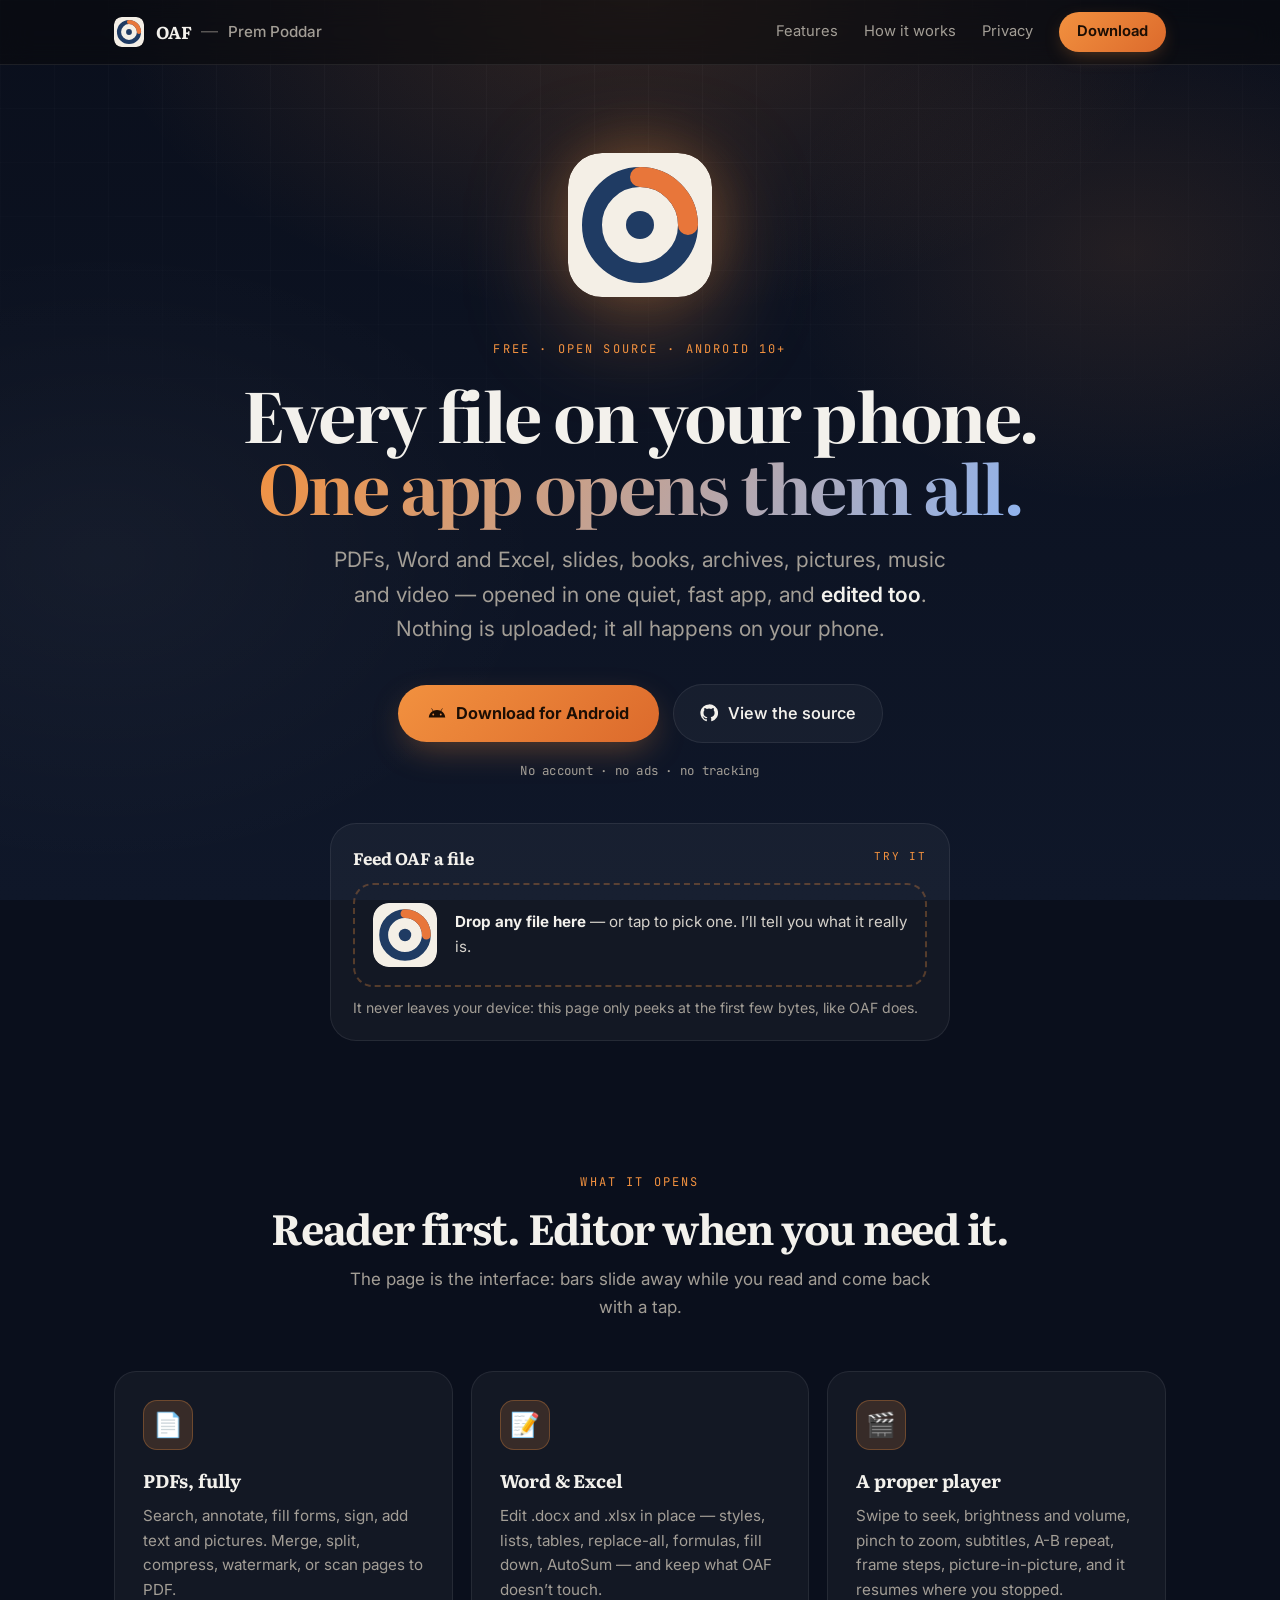
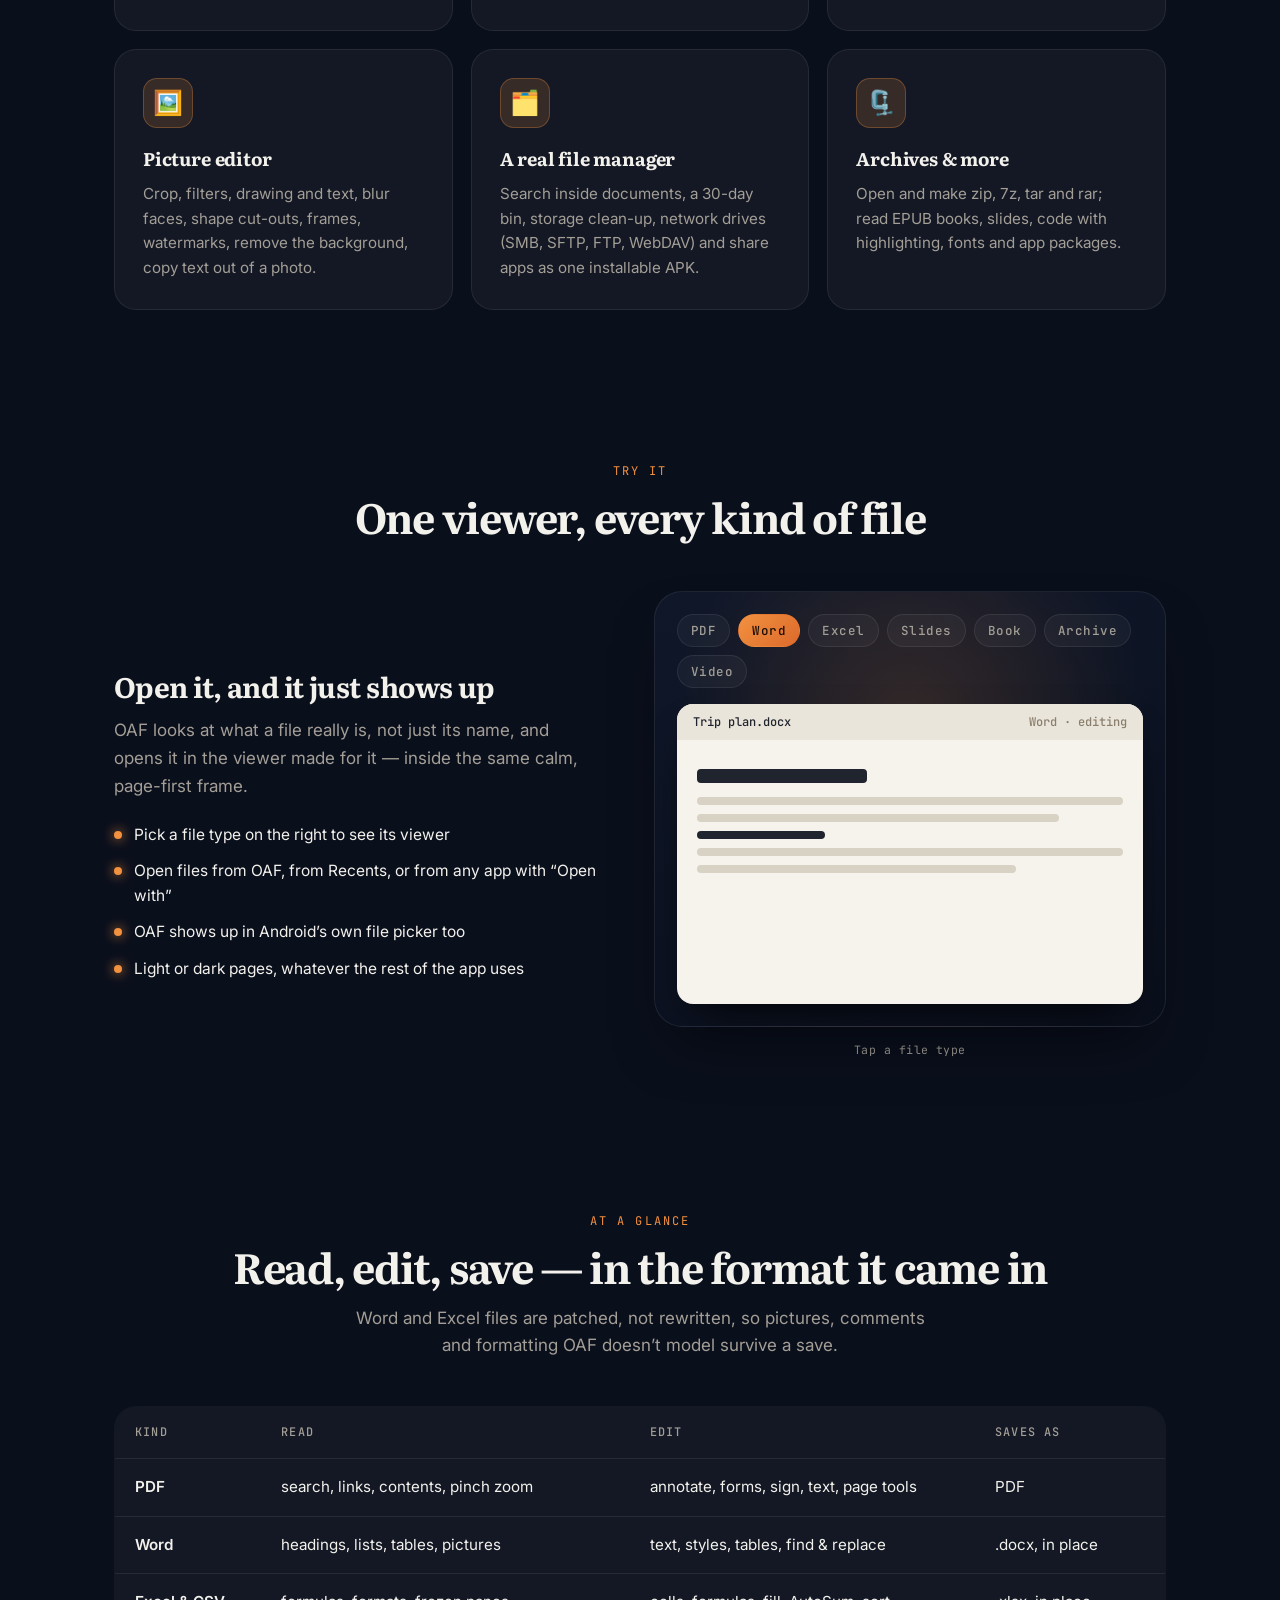
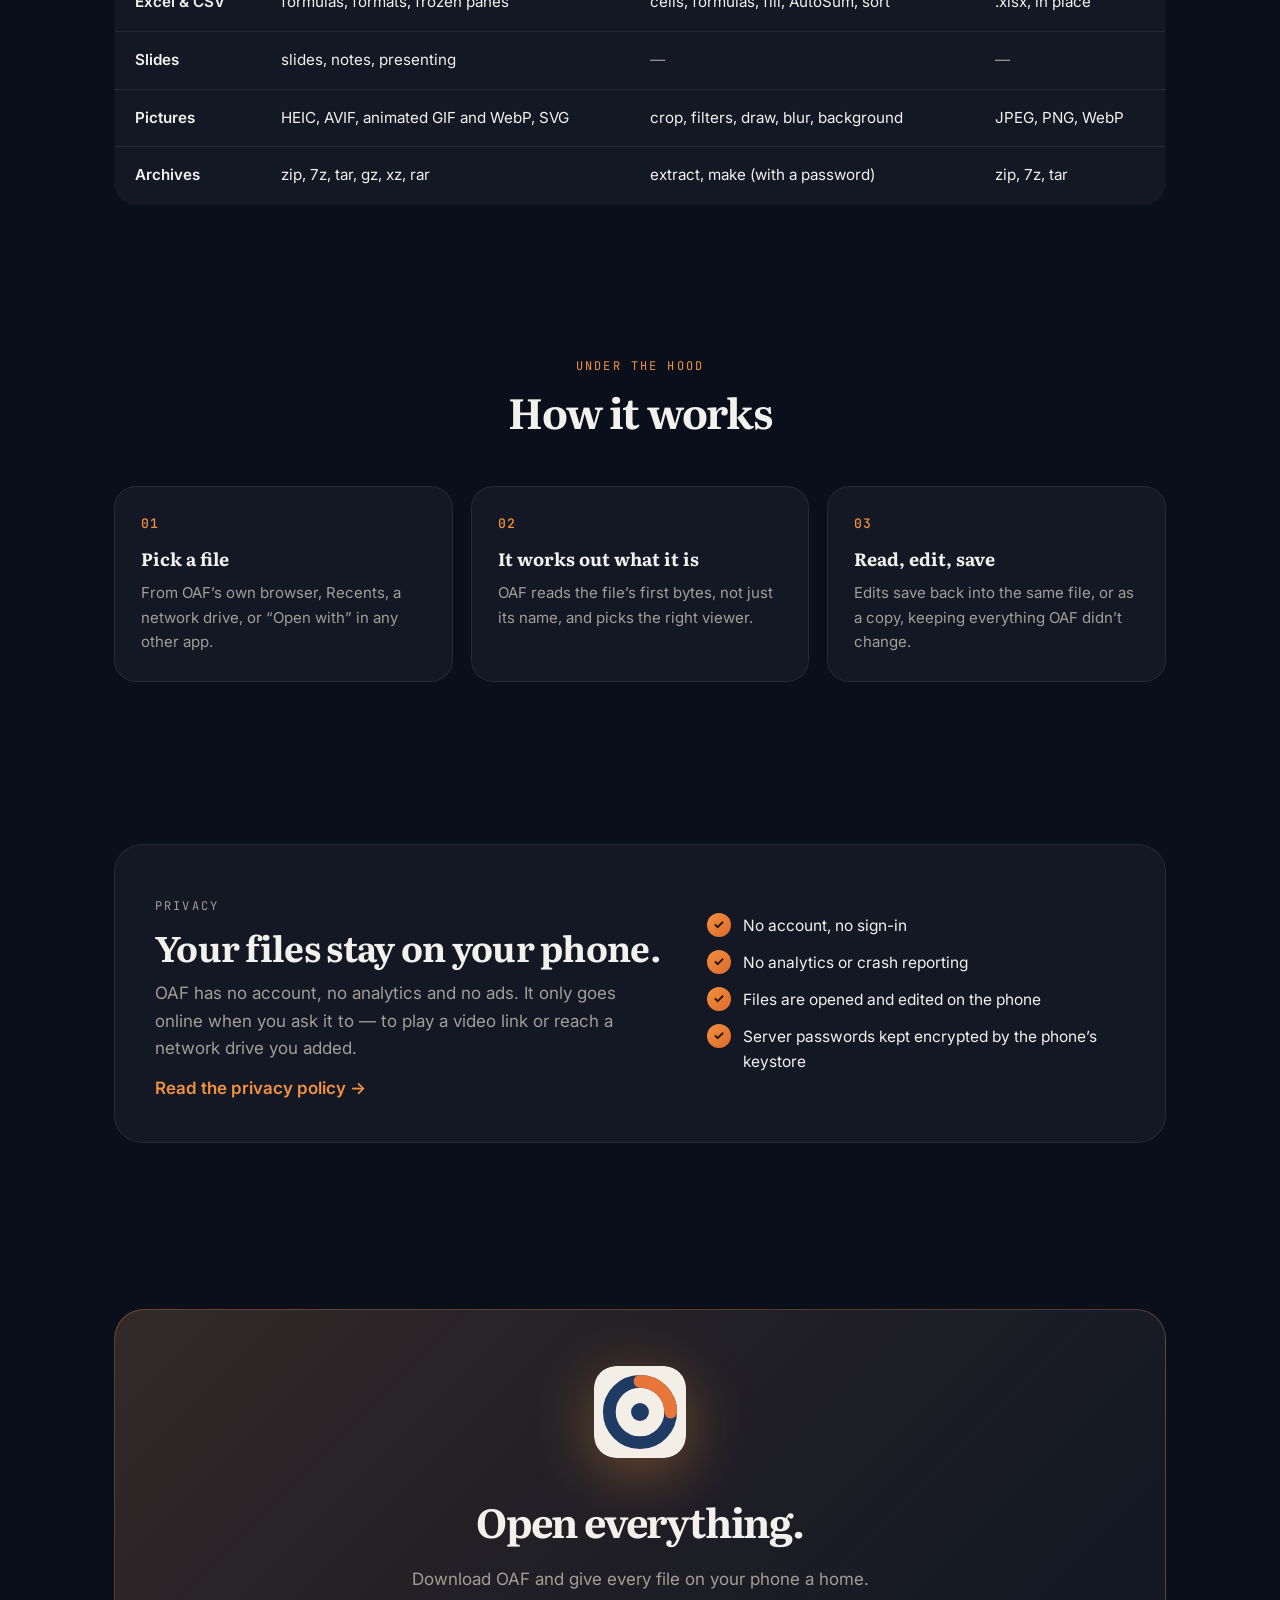
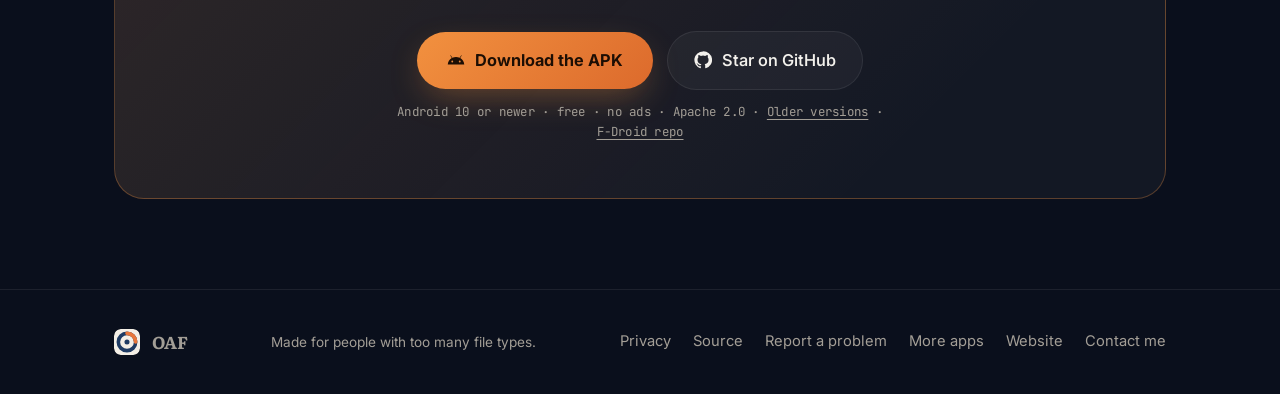
<file: docs/index.html>
<!doctype html>
<html lang="en">
<head>
<meta charset="utf-8" />
<meta name="viewport" content="width=device-width, initial-scale=1" />
<title>OAF — open any file on your phone</title>
<meta name="description" content="OAF stands for Open Any File: a free, open source Android app that opens any file, and edits most of them: PDFs, Word, Excel, slides, books, archives, pictures, audio and video. No account, no ads." />
<meta property="og:title" content="OAF — open any file on your phone" />
<meta property="og:description" content="OAF stands for Open Any File: a free, open source Android app that opens any file, and edits most of them: PDFs, Word, Excel, slides, books, archives, pictures, audio and video. No account, no ads." />
<meta property="og:type" content="website" />
<meta name="theme-color" content="#0A0F1C" />
<link rel="icon" href="icon.svg" type="image/svg+xml" />
<link rel="preconnect" href="https://fonts.googleapis.com" />
<link rel="preconnect" href="https://fonts.gstatic.com" crossorigin />
<link href="https://fonts.googleapis.com/css2?family=Literata:opsz,wght@7..72,600;7..72,700&family=Inter:wght@400;500;600;700&family=JetBrains+Mono:wght@400;500&display=swap" rel="stylesheet" />
<link rel="stylesheet" href="site.css" />
<style>:root{--bg:#0A0F1C;--bg-2:#0F1729;--text:#F3F1EC;--muted:#A39E96;--soft:#D6D2CB;--accent:#F2913F;--accent-2:#DC6A2C;--accent-3:#8FB4F0;--on-accent:#1C0E04;--accent-glow:rgba(242,145,63,.38);--accent-soft:rgba(242,145,63,.14);--accent-line:rgba(242,145,63,.30);--glow-1:rgba(242,145,63,.17);--glow-2:rgba(242,145,63,.10);--glow-3:rgba(255,255,255,.035);--gridline:rgba(255,255,255,.025);--nav:rgba(10,10,12,.55);--line:rgba(255,255,255,.08);--line-strong:rgba(255,255,255,.22);--card:rgba(255,255,255,.04);--card-hover:rgba(255,255,255,.065);--ico-bg:rgba(242,145,63,.16);--display:"Literata",Georgia,serif;--body:"Inter",system-ui,sans-serif;--mono:"JetBrains Mono",ui-monospace,monospace;}</style>
</head>
<body>
<div class="bg-glow"></div>
<div class="bg-grid"></div>
<nav>
  <div class="wrap">
    <div class="brand-line"><a class="brand" href="./"><img src="icon.svg" alt="" />OAF</a><span class="by-sep">—</span><a class="by" href="https://prempoddar.is-a.dev">Prem Poddar</a></div>
    <div class="nav-links">
      <a href="./#features">Features</a>
      <a href="./#how">How it works</a>
      <a href="privacy/">Privacy</a>
      <a href="./#download" class="nav-cta">Download</a>
    </div>
  </div>
</nav>

<header>
  <div class="wrap">
    <div class="hero-icon-wrap fade-up"><img src="icon.svg" alt="OAF icon" class="hero-icon" /></div>
    <p class="eyebrow fade-up d1">Free · open source · Android 10+</p>
    <h1 class="fade-up d1">Every file on your phone.<br /><span class="hl">One app opens them all.</span></h1>
    <p class="tagline fade-up d2">PDFs, Word and Excel, slides, books, archives, pictures, music and video — opened in one quiet, fast app, and <b>edited too</b>. Nothing is uploaded; it all happens on your phone.</p>
    <div class="cta-row fade-up d3">
      <a href="https://github.com/PremPoddar/OAF/releases/latest/download/OAF.apk" class="btn-primary" download><svg viewBox="0 0 24 24" fill="currentColor" aria-hidden="true"><path d="M17.6 9.48l1.84-3.18a.38.38 0 0 0-.66-.38l-1.86 3.22a11.4 11.4 0 0 0-9.84 0L5.22 5.92a.38.38 0 0 0-.66.38L6.4 9.48A10.8 10.8 0 0 0 1 18h22a10.8 10.8 0 0 0-5.4-8.52ZM7 15.25a1.25 1.25 0 1 1 0-2.5 1.25 1.25 0 0 1 0 2.5Zm10 0a1.25 1.25 0 1 1 0-2.5 1.25 1.25 0 0 1 0 2.5Z"/></svg> Download for Android</a>
      <a href="https://github.com/PremPoddar/OAF" class="btn-ghost"><svg viewBox="0 0 24 24" fill="currentColor" aria-hidden="true"><path d="M12 .5a11.5 11.5 0 0 0-3.64 22.41c.58.1.79-.25.79-.56v-2c-3.2.7-3.87-1.37-3.87-1.37-.53-1.33-1.28-1.69-1.28-1.69-1.05-.72.08-.7.08-.7 1.16.08 1.77 1.19 1.77 1.19 1.03 1.77 2.7 1.26 3.36.96.1-.75.4-1.26.73-1.55-2.55-.29-5.24-1.28-5.24-5.69 0-1.26.45-2.29 1.19-3.1-.12-.29-.52-1.46.11-3.05 0 0 .97-.31 3.17 1.18a11 11 0 0 1 5.77 0c2.2-1.49 3.17-1.18 3.17-1.18.63 1.59.23 2.76.11 3.05.74.81 1.19 1.84 1.19 3.1 0 4.42-2.69 5.39-5.25 5.68.41.36.78 1.06.78 2.14v3.17c0 .31.21.67.8.56A11.5 11.5 0 0 0 12 .5Z"/></svg> View the source</a>
    </div>
    <p class="micro fade-up d3">No account · no ads · no tracking</p>
    <div class="play fade-up d3" id="play"><div class="play-head"><span class="play-title">Feed OAF a file</span><span class="play-tag">try it</span></div>
<label class="oa-drop" id="oaDrop">
  <input type="file" id="oaPick" hidden />
  <span class="oa-mouth" id="oaMouth"><img src="icon.svg" alt="" /></span>
  <span class="oa-say" id="oaSay"><b>Drop any file here</b> — or tap to pick one. I’ll tell you what it really is.</span>
</label>
<p class="play-note">It never leaves your device: this page only peeks at the first few bytes, like OAF does.</p></div>
  </div>
</header>

<section id="features">
  <div class="wrap">
    <p class="eyebrow center reveal">What it opens</p>
    <h2 class="section-title reveal">Reader first. Editor when you need it.</h2>
    <p class="section-sub reveal">The page is the interface: bars slide away while you read and come back with a tap.</p>
    <div class="grid"><div class="card reveal"><div class="ico">📄</div><h3>PDFs, fully</h3><p>Search, annotate, fill forms, sign, add text and pictures. Merge, split, compress, watermark, or scan pages to PDF.</p></div><div class="card reveal"><div class="ico">📝</div><h3>Word & Excel</h3><p>Edit .docx and .xlsx in place — styles, lists, tables, replace-all, formulas, fill down, AutoSum — and keep what OAF doesn’t touch.</p></div><div class="card reveal"><div class="ico">🎬</div><h3>A proper player</h3><p>Swipe to seek, brightness and volume, pinch to zoom, subtitles, A-B repeat, frame steps, picture-in-picture, and it resumes where you stopped.</p></div><div class="card reveal"><div class="ico">🖼️</div><h3>Picture editor</h3><p>Crop, filters, drawing and text, blur faces, shape cut-outs, frames, watermarks, remove the background, copy text out of a photo.</p></div><div class="card reveal"><div class="ico">🗂️</div><h3>A real file manager</h3><p>Search inside documents, a 30-day bin, storage clean-up, network drives (SMB, SFTP, FTP, WebDAV) and share apps as one installable APK.</p></div><div class="card reveal"><div class="ico">🗜️</div><h3>Archives & more</h3><p>Open and make zip, 7z, tar and rar; read EPUB books, slides, code with highlighting, fonts and app packages.</p></div></div>
  </div>
</section>

<section>
  <div class="wrap">
    <p class="eyebrow center reveal">Try it</p>
    <h2 class="section-title reveal">One viewer, every kind of file</h2>
    <div class="demo">
      <div class="reveal">
        <h3>Open it, and it just shows up</h3>
        <p>OAF looks at what a file really is, not just its name, and opens it in the viewer made for it — inside the same calm, page-first frame.</p>
        <ul><li>Pick a file type on the right to see its viewer</li><li>Open files from OAF, from Recents, or from any app with “Open with”</li><li>OAF shows up in Android’s own file picker too</li><li>Light or dark pages, whatever the rest of the app uses</li></ul>
      </div>
      <div class="reveal">
        <div class="stage" id="stage"><div class="ov-tabs" id="ovTabs"></div>
<div class="ov-win"><div class="ov-bar"><span class="ov-name" id="ovName"></span><span class="ov-kind" id="ovKind"></span></div><div class="ov-body" id="ovBody"></div></div></div>
        <p class="hint">Tap a file type</p>
      </div>
    </div>
  </div>
</section>

<section>
  <div class="wrap">
    <p class="eyebrow center reveal">At a glance</p>
    <h2 class="section-title reveal">Read, edit, save — in the format it came in</h2>
    <p class="section-sub reveal">Word and Excel files are patched, not rewritten, so pictures, comments and formatting OAF doesn’t model survive a save.</p>
    <div class="table-wrap reveal"><table><thead><tr><th>Kind</th><th>Read</th><th>Edit</th><th>Saves as</th></tr></thead><tbody><tr><td>PDF</td><td>search, links, contents, pinch zoom</td><td>annotate, forms, sign, text, page tools</td><td>PDF</td></tr><tr><td>Word</td><td>headings, lists, tables, pictures</td><td>text, styles, tables, find &amp; replace</td><td>.docx, in place</td></tr><tr><td>Excel &amp; CSV</td><td>formulas, formats, frozen panes</td><td>cells, formulas, fill, AutoSum, sort</td><td>.xlsx, in place</td></tr><tr><td>Slides</td><td>slides, notes, presenting</td><td><span class="dim">—</span></td><td><span class="dim">—</span></td></tr><tr><td>Pictures</td><td>HEIC, AVIF, animated GIF and WebP, SVG</td><td>crop, filters, draw, blur, background</td><td>JPEG, PNG, WebP</td></tr><tr><td>Archives</td><td>zip, 7z, tar, gz, xz, rar</td><td>extract, make (with a password)</td><td>zip, 7z, tar</td></tr></tbody></table></div>
  </div>
</section>

<section id="how">
  <div class="wrap">
    <p class="eyebrow center reveal">Under the hood</p>
    <h2 class="section-title reveal">How it works</h2>
    <div class="steps"><div class="step reveal"><div class="n">01</div><h3>Pick a file</h3><p>From OAF’s own browser, Recents, a network drive, or “Open with” in any other app.</p></div><div class="step reveal"><div class="n">02</div><h3>It works out what it is</h3><p>OAF reads the file’s first bytes, not just its name, and picks the right viewer.</p></div><div class="step reveal"><div class="n">03</div><h3>Read, edit, save</h3><p>Edits save back into the same file, or as a copy, keeping everything OAF didn’t change.</p></div></div>
  </div>
</section>

<section>
  <div class="wrap">
    <div class="privacy-band reveal">
      <div>
        <p class="eyebrow">Privacy</p>
        <h2>Your files stay on your phone.</h2>
        <p>OAF has no account, no analytics and no ads. It only goes online when you ask it to — to play a video link or reach a network drive you added.</p>
        <p><a class="text-link" href="privacy/">Read the privacy policy →</a></p>
      </div>
      <ul class="checks"><li>No account, no sign-in</li><li>No analytics or crash reporting</li><li>Files are opened and edited on the phone</li><li>Server passwords kept encrypted by the phone’s keystore</li></ul>
    </div>
  </div>
</section>

<section id="download" class="download-band">
  <div class="wrap">
    <div class="download-card reveal">
      <img src="icon.svg" alt="OAF" />
      <h2>Open everything.</h2>
      <p>Download OAF and give every file on your phone a home.</p>
      <div class="cta-row">
        <a href="https://github.com/PremPoddar/OAF/releases/latest/download/OAF.apk" class="btn-primary" download><svg viewBox="0 0 24 24" fill="currentColor" aria-hidden="true"><path d="M17.6 9.48l1.84-3.18a.38.38 0 0 0-.66-.38l-1.86 3.22a11.4 11.4 0 0 0-9.84 0L5.22 5.92a.38.38 0 0 0-.66.38L6.4 9.48A10.8 10.8 0 0 0 1 18h22a10.8 10.8 0 0 0-5.4-8.52ZM7 15.25a1.25 1.25 0 1 1 0-2.5 1.25 1.25 0 0 1 0 2.5Zm10 0a1.25 1.25 0 1 1 0-2.5 1.25 1.25 0 0 1 0 2.5Z"/></svg> Download the APK</a>
        <a href="https://github.com/PremPoddar/OAF" class="btn-ghost"><svg viewBox="0 0 24 24" fill="currentColor" aria-hidden="true"><path d="M12 .5a11.5 11.5 0 0 0-3.64 22.41c.58.1.79-.25.79-.56v-2c-3.2.7-3.87-1.37-3.87-1.37-.53-1.33-1.28-1.69-1.28-1.69-1.05-.72.08-.7.08-.7 1.16.08 1.77 1.19 1.77 1.19 1.03 1.77 2.7 1.26 3.36.96.1-.75.4-1.26.73-1.55-2.55-.29-5.24-1.28-5.24-5.69 0-1.26.45-2.29 1.19-3.1-.12-.29-.52-1.46.11-3.05 0 0 .97-.31 3.17 1.18a11 11 0 0 1 5.77 0c2.2-1.49 3.17-1.18 3.17-1.18.63 1.59.23 2.76.11 3.05.74.81 1.19 1.84 1.19 3.1 0 4.42-2.69 5.39-5.25 5.68.41.36.78 1.06.78 2.14v3.17c0 .31.21.67.8.56A11.5 11.5 0 0 0 12 .5Z"/></svg> Star on GitHub</a>
      </div>
      <p class="micro">Android 10 or newer · free · no ads · Apache 2.0 · <a href="https://github.com/PremPoddar/OAF/releases">Older versions</a> · <a href="https://prempoddar.github.io/fdroid/repo?fingerprint=B22CDB8846EA991100C5D8DD2CBB893AF2C51B72406210B94B9F8C9B539E8BF6">F-Droid repo</a></p>
    </div>
  </div>
</section>

<footer>
  <div class="wrap">
    <a class="brand" href="./"><img src="icon.svg" alt="" style="width:26px;height:26px;border-radius:7px" />OAF</a>
    <div class="foot-note">Made for people with too many file types.</div>
    <div class="links">
      <a href="privacy/">Privacy</a>
      <a href="https://github.com/PremPoddar/OAF">Source</a>
      <a href="https://github.com/PremPoddar/OAF/issues">Report a problem</a>
      <a href="https://prempoddar.is-a.dev/apps/">More apps</a>
      <a href="https://prempoddar.is-a.dev">Website</a>
      <a href="mailto:prempoddar@yandex.com">Contact me</a>
    </div>
  </div>
</footer>
<style>
.ov-tabs{display:flex;flex-wrap:wrap;gap:8px;margin-bottom:16px}
.ov-tabs button{font:500 12.5px var(--mono);letter-spacing:.04em;color:var(--muted);background:var(--card);border:1px solid var(--line);border-radius:999px;padding:7px 13px;cursor:pointer;transition:all .2s}
.ov-tabs button.on{color:var(--on-accent);background:linear-gradient(135deg,var(--accent),var(--accent-2));border-color:transparent}
.ov-win{background:#F6F3EC;border-radius:16px;overflow:hidden;color:#20242e;min-height:300px;box-shadow:0 20px 40px -20px #000}
.ov-bar{display:flex;justify-content:space-between;align-items:center;padding:10px 16px;background:#EAE5DA;font:500 12px var(--mono)}
.ov-kind{color:#8a7f6e}
.ov-body{padding:20px;min-height:260px;animation:ovIn .35s ease}
@keyframes ovIn{from{opacity:0;transform:translateY(8px)}to{opacity:1;transform:none}}
.ln{height:8px;border-radius:4px;background:#d8d2c5;margin:9px 0}
.ln.h{height:14px;width:55%;background:#20242e;margin-bottom:14px}
.mark{background:rgba(242,145,63,.45)}
.sig{font:italic 600 22px Georgia,serif;color:#2b4a9c;margin-top:16px}
.sheet{display:grid;grid-template-columns:28px repeat(4,1fr);font:12px var(--mono);border:1px solid #d8d2c5}
.sheet div{padding:6px 8px;border-right:1px solid #e3ddd0;border-bottom:1px solid #e3ddd0}
.sheet .hd{background:#ece7dc;color:#8a7f6e;text-align:center}
.sheet .sel{outline:2px solid #DC6A2C;outline-offset:-2px;background:#fff}
.fx{font:12px var(--mono);margin-bottom:10px;color:#20242e}.fx b{color:#DC6A2C}
.slide{aspect-ratio:16/9;border-radius:10px;background:linear-gradient(135deg,#1f3b63,#2d5a94);color:#fff;display:flex;flex-direction:column;justify-content:center;padding:26px}
.slide h4{font:700 22px var(--display)}.slide p{opacity:.8;font-size:13px;margin-top:6px}
.book{font:16px/1.75 var(--display);color:#3a3326}.book:first-letter{font-size:42px;float:left;line-height:1;margin-right:6px;color:#DC6A2C}
.zip div{display:flex;justify-content:space-between;padding:9px 4px;border-bottom:1px solid #e3ddd0;font-size:13.5px}.zip span{color:#8a7f6e;font:12px var(--mono)}
.vid{aspect-ratio:16/9;border-radius:10px;background:radial-gradient(circle at 60% 40%,#3d5f8f,#0b1424);position:relative}
.vid .pl{position:absolute;inset:0;margin:auto;width:56px;height:56px;border-radius:50%;background:#fff;display:grid;place-items:center;font-size:20px}
.vid .bar{position:absolute;left:14px;right:14px;bottom:14px;height:4px;border-radius:2px;background:rgba(255,255,255,.3)}
.vid .bar i{display:block;height:100%;width:38%;border-radius:2px;background:#F2913F}

.play{max-width:620px;margin:42px auto 0;text-align:left;background:var(--card);border:1px solid var(--line);border-radius:26px;padding:20px 22px;position:relative;overflow:hidden}
.play-head{display:flex;align-items:center;justify-content:space-between;gap:12px;margin-bottom:12px}
.play-title{font-family:var(--display);font-weight:700;font-size:1.05rem}
.play-tag{font-family:var(--mono);font-size:11px;letter-spacing:.16em;text-transform:uppercase;color:var(--accent)}
.play-note{font-size:.88rem;color:var(--muted);margin-top:10px}
.play-btn{font:600 14px var(--body);color:var(--on-accent);background:linear-gradient(135deg,var(--accent),var(--accent-2));border:0;border-radius:999px;padding:10px 18px;cursor:pointer;transition:transform .15s}
.play-btn:active{transform:scale(.95)}
.play-btn.ghost{color:var(--text);background:var(--card-hover);border:1px solid var(--line)}

.oa-drop{display:flex;align-items:center;gap:18px;border:2px dashed var(--accent-line);border-radius:20px;padding:18px;cursor:pointer;transition:all .2s}
.oa-drop.over{border-color:var(--accent);background:var(--accent-soft);transform:scale(1.02)}
.oa-mouth img{width:64px;height:64px;border-radius:16px;display:block;transition:transform .3s cubic-bezier(.3,1.6,.5,1)}
.oa-mouth.gulp img{animation:gulp .7s ease}
@keyframes gulp{0%{transform:scale(1)}25%{transform:scale(1.25) rotate(-8deg)}50%{transform:scale(.85) rotate(6deg)}100%{transform:scale(1)}}
.oa-mouth.spin img{animation:spin 1s linear infinite}
@keyframes spin{to{transform:rotate(360deg)}}
.oa-say{font-size:.95rem;color:var(--soft)}
.oa-say b{color:var(--text)}
.oa-say .kind{display:inline-block;font:600 12px var(--mono);color:var(--on-accent);background:var(--accent);border-radius:999px;padding:2px 10px;margin:4px 0}
</style>
<script>
const io=new IntersectionObserver(es=>es.forEach(e=>{if(e.isIntersecting){e.target.classList.add('in');io.unobserve(e.target)}}),{threshold:.12});
document.querySelectorAll('.reveal').forEach(el=>io.observe(el));
const heroIcon=document.querySelector('.hero-icon');
if(heroIcon&&!matchMedia('(prefers-reduced-motion: reduce)').matches)addEventListener('pointermove',e=>{
  heroIcon.style.translate=`${(e.clientX/innerWidth-.5)*10}px ${(e.clientY/innerHeight-.5)*10}px`});
</script>
<script>
const OV={
 PDF:['Lease agreement.pdf','PDF · signed',`<div class="ln h"></div><div class="ln"></div><div class="ln" style="width:92%"></div><div class="ln mark" style="width:70%"></div><div class="ln"></div><div class="ln" style="width:60%"></div><div class="sig">Prem Poddar</div>`],
 Word:['Trip plan.docx','Word · editing',`<div class="ln h" style="width:40%"></div><div class="ln"></div><div class="ln" style="width:85%"></div><div class="ln" style="width:30%;background:#20242e"></div><div class="ln"></div><div class="ln" style="width:75%"></div>`],
 Excel:['Budget.xlsx','Excel · formulas',`<div class="fx"><b>fx</b> =SUM(B2:B4)</div><div class="sheet"><div class="hd"></div><div class="hd">A</div><div class="hd">B</div><div class="hd">C</div><div class="hd">D</div><div class="hd">1</div><div>Item</div><div>Cost</div><div></div><div></div><div class="hd">2</div><div>Hotel</div><div>420</div><div></div><div></div><div class="hd">3</div><div>Flights</div><div>310</div><div></div><div></div><div class="hd">4</div><div>Food</div><div>185</div><div></div><div></div><div class="hd">5</div><div><b>Total</b></div><div class="sel">915</div><div></div><div></div></div>`],
 Slides:['Pitch.pptx','Slides · presenting',`<div class="slide"><h4>Open any file</h4><p>Slide 3 of 12 · tap to go on</p></div>`],
 Book:['The Old Path.epub','EPUB · chapter 4',`<p class="book">The road bent west where the river slowed, and there, half hidden in the reeds, stood the house she had only ever seen in her grandmother’s letters.</p>`],
 Archive:['Photos 2024.zip','Archive · 4 items',`<div class="zip"><div>Beach.jpg<span>3.1 MB</span></div><div>Sunset.heic<span>2.4 MB</span></div><div>Clip.mp4<span>48 MB</span></div><div>Notes.txt<span>2 KB</span></div></div>`],
 Video:['Concert.mp4','Video · 4K',`<div class="vid"><div class="pl">▶</div><div class="bar"><i></i></div></div>`],
};
const tabs=document.getElementById('ovTabs');let cur='PDF',auto=true;
function show(k){cur=k;const[n,kind,html]=OV[k];ovName.textContent=n;ovKind.textContent=kind;ovBody.innerHTML=html;ovBody.style.animation='none';ovBody.offsetHeight;ovBody.style.animation='';
 [...tabs.children].forEach(b=>b.classList.toggle('on',b.textContent===k))}
Object.keys(OV).forEach(k=>{const b=document.createElement('button');b.textContent=k;b.onclick=()=>{auto=false;show(k)};tabs.appendChild(b)});
show(cur);setInterval(()=>{if(!auto)return;const ks=Object.keys(OV);show(ks[(ks.indexOf(cur)+1)%ks.length])},2600);
</script>
<script>
(()=>{const drop=oaDrop,say=oaSay,mouth=oaMouth;
const sig=[['%PDF','PDF','the PDF viewer — read, search, sign, annotate, merge'],['PK\u0003\u0004','ZIP','—'],
 ['\u0089PNG','PNG picture','the picture viewer and editor'],['ÿØÿ','JPEG photo','the picture viewer and editor'],['GIF8','GIF','the picture viewer, animated'],
 ['RIFF','RIFF','—'],['Rar!','RAR archive','the archive browser'],['7z¼¯','7z archive','the archive browser'],['\u001f\u008b','GZIP archive','the archive browser'],
 ['ID3','MP3 song','the music player'],['fLaC','FLAC song','the music player'],['OggS','Ogg audio','the music player'],['{\\rtf','RTF document','the document editor, saved as Word'],
 ['ÐÏ\u0011à','Office 97 file','the document and sheet viewers'],['<svg','SVG drawing','the picture viewer'],['<?xml','XML file','the code viewer, tidied']];
const byExt={docx:['Word document','the Word editor — styles, tables, find & replace'],xlsx:['Excel workbook','the sheet editor — formulas, fill, AutoSum'],pptx:['PowerPoint deck','the slides viewer, with presenting'],
 epub:['EPUB book','the book reader — it remembers your place'],apk:['Android app','the app inspector: version, permissions, signer'],apks:['App bundle','the installer, all parts at once'],
 odt:['OpenDocument text','the document editor'],ods:['OpenDocument sheet','the sheet editor'],jar:['Java archive','the archive browser']};
const text=['txt','md','json','js','ts','kt','py','java','c','cpp','html','css','csv','yml','yaml','xml','sh','go','rs','swift'];
function human(n){return n<1024?n+' B':n<1048576?(n/1024).toFixed(1)+' KB':(n/1048576).toFixed(1)+' MB'}
function look(f){const ext=(f.name.split('.').pop()||'').toLowerCase();mouth.className='oa-mouth spin';say.innerHTML='<b>Hmm, let me see…</b>';
 f.slice(0,16).arrayBuffer().then(b=>{const head=String.fromCharCode(...new Uint8Array(b));let kind,where;
  for(const[m,k,w]of sig)if(head.startsWith(m)){kind=k;where=w;break}
  if(kind==='ZIP'||kind==='RIFF'){[kind,where]=byExt[ext]||(kind==='ZIP'?['ZIP archive','the archive browser']:head.slice(8,12)==='WEBP'?['WebP picture','the picture viewer']:head.slice(8,12)==='WAVE'?['WAV audio','the music player']:['AVI video','the video player'])}
  if(!kind&&head.slice(4,8)==='ftyp'){kind=/heic|heix|mif1/.test(head.slice(8,12))?'HEIC photo':/M4A /.test(head.slice(8,12))?'M4A song':'MP4 video';where=kind.includes('photo')?'the picture viewer':kind.includes('song')?'the music player':'the video player — swipe, zoom, subtitles'}
  if(!kind&&byExt[ext])[kind,where]=byExt[ext];
  if(!kind&&text.includes(ext)){kind=ext.toUpperCase()+' text';where='the text and code viewer, with highlighting'}
  setTimeout(()=>{mouth.className='oa-mouth gulp';
   say.innerHTML=kind?`<b>${f.name.replace(/[<>&]/g,'')}</b> · ${human(f.size)}<br><span class="kind">${kind}</span><br>Yum. OAF opens it in ${where}.`
    :`<b>${f.name.replace(/[<>&]/g,'')}</b> · ${human(f.size)}<br>Never met this one! OAF would still tell you what it can and show you its bytes.`},650)})}
drop.addEventListener('dragover',e=>{e.preventDefault();drop.classList.add('over')});
drop.addEventListener('dragleave',()=>drop.classList.remove('over'));
addEventListener('dragover',e=>e.preventDefault());
addEventListener('drop',e=>{e.preventDefault();drop.classList.remove('over');const f=e.dataTransfer.files[0];if(f){drop.scrollIntoView({block:'center',behavior:'smooth'});look(f)}});
oaPick.addEventListener('change',()=>{if(oaPick.files[0])look(oaPick.files[0])});})();
</script>
</body>
</html>
</file>
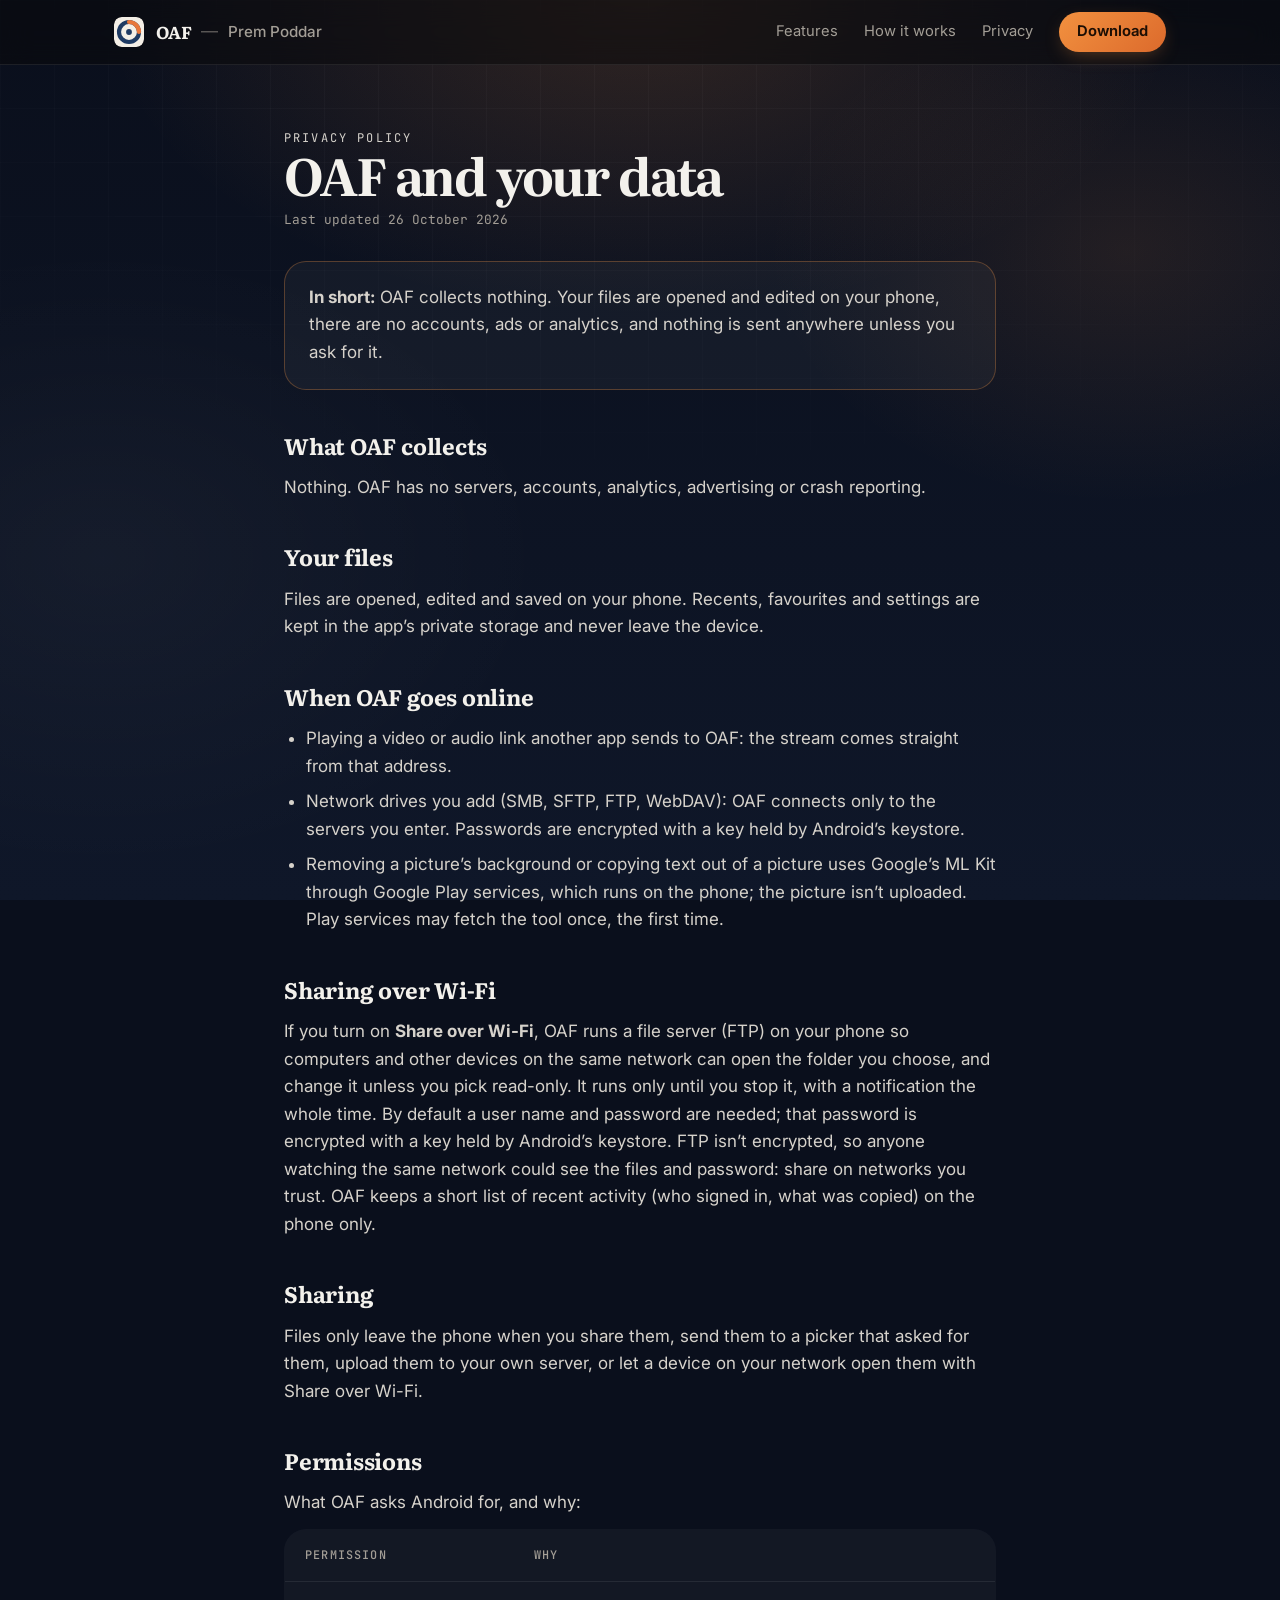
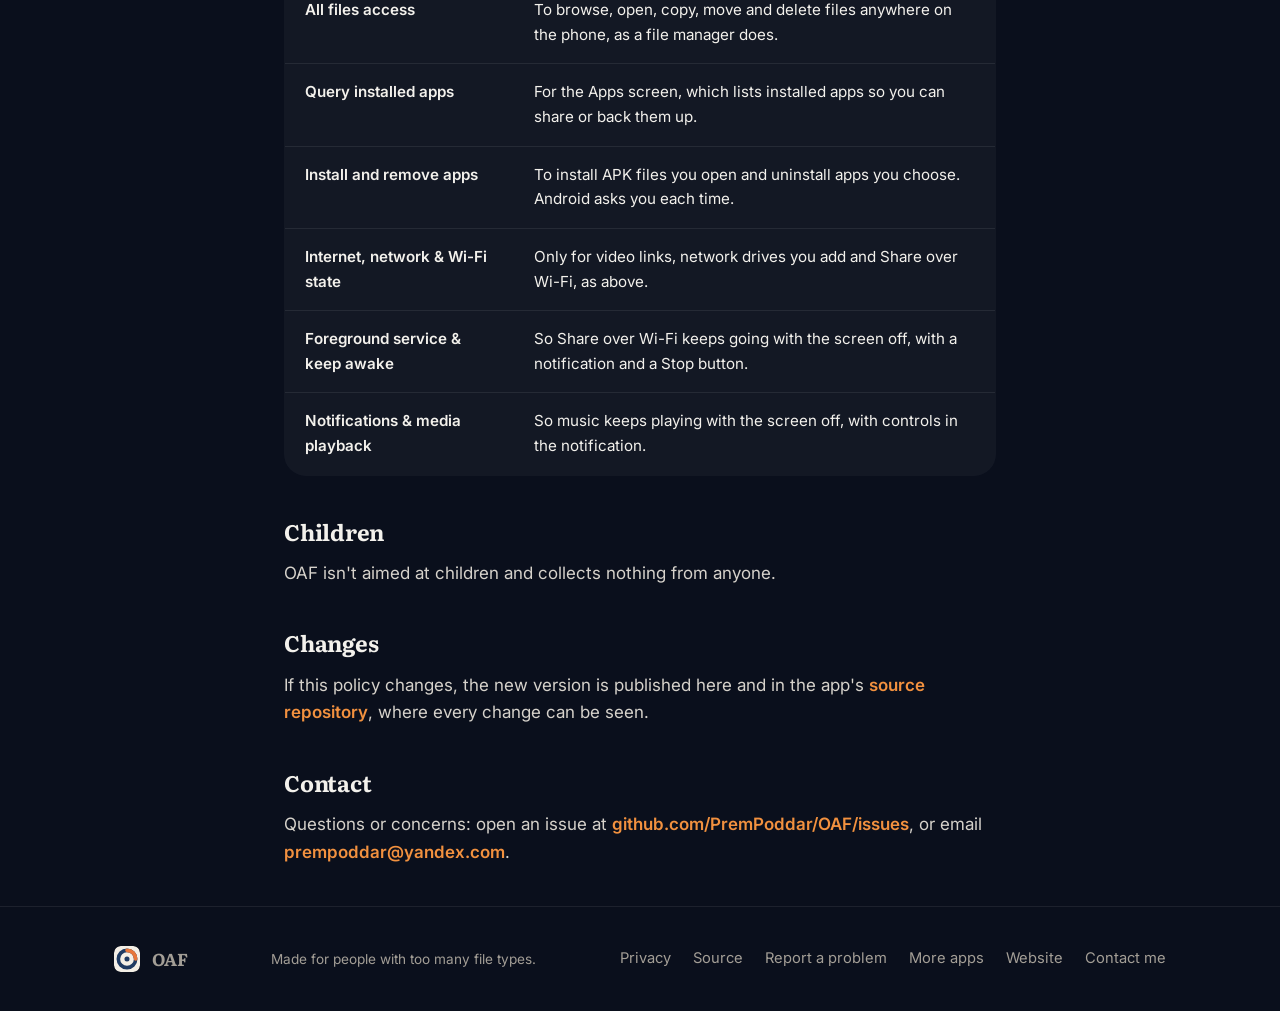
<file: docs/privacy/index.html>
<!doctype html>
<html lang="en">
<head>
<meta charset="utf-8" />
<meta name="viewport" content="width=device-width, initial-scale=1" />
<title>OAF — Privacy policy</title>
<meta name="description" content="How OAF handles your data." />
<meta property="og:title" content="OAF — Privacy policy" />
<meta property="og:description" content="How OAF handles your data." />
<meta property="og:type" content="website" />
<meta name="theme-color" content="#0A0F1C" />
<link rel="icon" href="../icon.svg" type="image/svg+xml" />
<link rel="preconnect" href="https://fonts.googleapis.com" />
<link rel="preconnect" href="https://fonts.gstatic.com" crossorigin />
<link href="https://fonts.googleapis.com/css2?family=Literata:opsz,wght@7..72,600;7..72,700&family=Inter:wght@400;500;600;700&family=JetBrains+Mono:wght@400;500&display=swap" rel="stylesheet" />
<link rel="stylesheet" href="../site.css" />
<style>:root{--bg:#0A0F1C;--bg-2:#0F1729;--text:#F3F1EC;--muted:#A39E96;--soft:#D6D2CB;--accent:#F2913F;--accent-2:#DC6A2C;--accent-3:#8FB4F0;--on-accent:#1C0E04;--accent-glow:rgba(242,145,63,.38);--accent-soft:rgba(242,145,63,.14);--accent-line:rgba(242,145,63,.30);--glow-1:rgba(242,145,63,.17);--glow-2:rgba(242,145,63,.10);--glow-3:rgba(255,255,255,.035);--gridline:rgba(255,255,255,.025);--nav:rgba(10,10,12,.55);--line:rgba(255,255,255,.08);--line-strong:rgba(255,255,255,.22);--card:rgba(255,255,255,.04);--card-hover:rgba(255,255,255,.065);--ico-bg:rgba(242,145,63,.16);--display:"Literata",Georgia,serif;--body:"Inter",system-ui,sans-serif;--mono:"JetBrains Mono",ui-monospace,monospace;}</style>
</head>
<body>
<div class="bg-glow"></div>
<div class="bg-grid"></div>
<nav>
  <div class="wrap">
    <div class="brand-line"><a class="brand" href="../"><img src="../icon.svg" alt="" />OAF</a><span class="by-sep">—</span><a class="by" href="https://prempoddar.is-a.dev">Prem Poddar</a></div>
    <div class="nav-links">
      <a href="../#features">Features</a>
      <a href="../#how">How it works</a>
      <a href="../privacy/">Privacy</a>
      <a href="../#download" class="nav-cta">Download</a>
    </div>
  </div>
</nav>
<main class="prose">
  <p class="eyebrow">Privacy policy</p>
  <h1>OAF and your data</h1>
  <p class="updated">Last updated 26 October 2026</p>
  <div class="summary"><p><b>In short:</b> OAF collects nothing. Your files are opened and edited on your phone, there are no accounts, ads or analytics, and nothing is sent anywhere unless you ask for it.</p></div>
  <h2>What OAF collects</h2><p>Nothing. OAF has no servers, accounts, analytics, advertising or crash reporting.</p><h2>Your files</h2><p>Files are opened, edited and saved on your phone. Recents, favourites and settings are kept in the app’s private storage and never leave the device.</p><h2>When OAF goes online</h2><ul><li>Playing a video or audio link another app sends to OAF: the stream comes straight from that address.</li><li>Network drives you add (SMB, SFTP, FTP, WebDAV): OAF connects only to the servers you enter. Passwords are encrypted with a key held by Android’s keystore.</li><li>Removing a picture’s background or copying text out of a picture uses Google’s ML Kit through Google Play services, which runs on the phone; the picture isn’t uploaded. Play services may fetch the tool once, the first time.</li></ul><h2>Sharing over Wi-Fi</h2><p>If you turn on <strong>Share over Wi-Fi</strong>, OAF runs a file server (FTP) on your phone so computers and other devices on the same network can open the folder you choose, and change it unless you pick read-only. It runs only until you stop it, with a notification the whole time. By default a user name and password are needed; that password is encrypted with a key held by Android’s keystore. FTP isn’t encrypted, so anyone watching the same network could see the files and password: share on networks you trust. OAF keeps a short list of recent activity (who signed in, what was copied) on the phone only.</p><h2>Sharing</h2><p>Files only leave the phone when you share them, send them to a picker that asked for them, upload them to your own server, or let a device on your network open them with Share over Wi-Fi.</p>
  <h2>Permissions</h2>
  <p>What OAF asks Android for, and why:</p>
  <table><thead><tr><th>Permission</th><th>Why</th></tr></thead><tbody><tr><td>All files access</td><td>To browse, open, copy, move and delete files anywhere on the phone, as a file manager does.</td></tr><tr><td>Query installed apps</td><td>For the Apps screen, which lists installed apps so you can share or back them up.</td></tr><tr><td>Install and remove apps</td><td>To install APK files you open and uninstall apps you choose. Android asks you each time.</td></tr><tr><td>Internet, network &amp; Wi-Fi state</td><td>Only for video links, network drives you add and Share over Wi-Fi, as above.</td></tr><tr><td>Foreground service &amp; keep awake</td><td>So Share over Wi-Fi keeps going with the screen off, with a notification and a Stop button.</td></tr><tr><td>Notifications &amp; media playback</td><td>So music keeps playing with the screen off, with controls in the notification.</td></tr></tbody></table>
  <h2>Children</h2><p>OAF isn't aimed at children and collects nothing from anyone.</p>
  <h2>Changes</h2><p>If this policy changes, the new version is published here and in the app's
  <a class="text-link" href="https://github.com/PremPoddar/OAF">source repository</a>, where every change can be seen.</p>
  <h2>Contact</h2><p>Questions or concerns: open an issue at
  <a class="text-link" href="https://github.com/PremPoddar/OAF/issues">github.com/PremPoddar/OAF/issues</a>, or email <a class="text-link" href="mailto:prempoddar@yandex.com">prempoddar@yandex.com</a>.</p>
</main>
<footer>
  <div class="wrap">
    <a class="brand" href="../"><img src="../icon.svg" alt="" style="width:26px;height:26px;border-radius:7px" />OAF</a>
    <div class="foot-note">Made for people with too many file types.</div>
    <div class="links">
      <a href="../privacy/">Privacy</a>
      <a href="https://github.com/PremPoddar/OAF">Source</a>
      <a href="https://github.com/PremPoddar/OAF/issues">Report a problem</a>
      <a href="https://prempoddar.is-a.dev/apps/">More apps</a>
      <a href="https://prempoddar.is-a.dev">Website</a>
      <a href="mailto:prempoddar@yandex.com">Contact me</a>
    </div>
  </div>
</footer>
</body>
</html>
</file>
<file: docs/site.css>
:root{--wrap:1100px;--radius:22px}
*{margin:0;padding:0;box-sizing:border-box}
html{scroll-behavior:smooth;-webkit-text-size-adjust:100%}
body{font-family:var(--body);background:var(--bg);color:var(--text);line-height:1.62;font-size:17px;overflow-x:hidden;-webkit-font-smoothing:antialiased}
a{color:inherit}
.wrap{max-width:var(--wrap);margin:0 auto;padding:0 24px}
.bg-glow{position:fixed;inset:0;z-index:-2;background:
  radial-gradient(60% 50% at 50% 0%,var(--glow-1),transparent 70%),
  radial-gradient(40% 40% at 88% 28%,var(--glow-2),transparent 70%),
  radial-gradient(50% 50% at 8% 62%,var(--glow-3),transparent 70%),
  linear-gradient(180deg,var(--bg),var(--bg-2))}
.bg-grid{position:fixed;inset:0;z-index:-1;background-image:linear-gradient(var(--gridline) 1px,transparent 1px),linear-gradient(90deg,var(--gridline) 1px,transparent 1px);
  background-size:54px 54px;mask-image:radial-gradient(ellipse 80% 60% at 50% 0%,#000 40%,transparent 100%);-webkit-mask-image:radial-gradient(ellipse 80% 60% at 50% 0%,#000 40%,transparent 100%)}

nav{position:sticky;top:0;z-index:50;backdrop-filter:blur(14px);-webkit-backdrop-filter:blur(14px);background:var(--nav);border-bottom:1px solid var(--line)}
nav .wrap{display:flex;align-items:center;justify-content:space-between;height:64px;gap:16px}
.brand{display:flex;align-items:center;gap:12px;font-family:var(--display);font-weight:700;font-size:1.08rem;letter-spacing:-.01em;text-decoration:none}
.brand img{width:30px;height:30px;border-radius:8px}
.nav-links{display:flex;align-items:center;gap:26px}
.nav-links a{color:var(--muted);text-decoration:none;font-size:.92rem;transition:color .2s}
.nav-links a:hover{color:var(--text)}
.nav-cta{background:linear-gradient(135deg,var(--accent),var(--accent-2));color:var(--on-accent)!important;font-weight:650;padding:8px 18px;border-radius:999px;box-shadow:0 6px 20px -6px var(--accent-glow)}
@media(max-width:680px){.nav-links a:not(.nav-cta){display:none}}

header{padding:88px 0 56px;text-align:center}
.hero-icon-wrap{position:relative;display:inline-block;margin-bottom:34px}
.hero-icon{width:144px;height:144px;border-radius:34px;position:relative;z-index:2;animation:float 6s ease-in-out infinite;filter:drop-shadow(0 24px 50px var(--accent-glow))}
.hero-icon-wrap::after{content:"";position:absolute;inset:-30% -30% -10%;z-index:1;background:radial-gradient(circle,var(--accent-glow),transparent 65%);filter:blur(20px);animation:pulse 4s ease-in-out infinite}
@keyframes float{0%,100%{transform:translateY(0)}50%{transform:translateY(-14px)}}
@keyframes pulse{0%,100%{opacity:.6;transform:scale(1)}50%{opacity:1;transform:scale(1.08)}}
.eyebrow{font-family:var(--mono);font-size:12px;letter-spacing:.18em;text-transform:uppercase;color:var(--accent)}
header .eyebrow{margin-bottom:18px}
h1{font-family:var(--display);font-size:clamp(2.5rem,6vw,4.3rem);font-weight:700;letter-spacing:-.035em;line-height:1.05}
h1 .hl{background:linear-gradient(120deg,var(--accent),var(--accent-3));-webkit-background-clip:text;background-clip:text;-webkit-text-fill-color:transparent}
.tagline{font-size:clamp(1.05rem,2.3vw,1.32rem);color:var(--muted);max-width:640px;margin:22px auto 0}
.tagline b{color:var(--text);font-weight:600}
.cta-row{display:flex;gap:14px;justify-content:center;align-items:center;flex-wrap:wrap;margin-top:38px}
.btn-primary,.btn-ghost{display:inline-flex;align-items:center;gap:10px;text-decoration:none;border-radius:999px;font-size:1.02rem;transition:transform .22s,box-shadow .22s,border-color .2s,background .2s}
.btn-primary{background:linear-gradient(135deg,var(--accent),var(--accent-2));color:var(--on-accent);font-weight:680;padding:15px 30px;box-shadow:0 12px 34px -8px var(--accent-glow)}
.btn-primary:hover{transform:translateY(-3px);box-shadow:0 20px 44px -8px var(--accent-glow)}
.btn-ghost{color:var(--text);font-weight:550;padding:15px 26px;border:1px solid var(--line);background:var(--card)}
.btn-ghost:hover{border-color:var(--line-strong);background:var(--card-hover)}
.btn-primary svg,.btn-ghost svg{width:18px;height:18px}
.micro{margin-top:18px;font-family:var(--mono);font-size:.78rem;letter-spacing:.02em;color:var(--muted)}

section{padding:76px 0}
.section-title{font-family:var(--display);font-size:clamp(1.8rem,4vw,2.6rem);font-weight:700;letter-spacing:-.03em;text-align:center;margin-top:12px;line-height:1.15}
.section-sub{color:var(--muted);text-align:center;max-width:580px;margin:14px auto 0}
.center{text-align:center}

.grid{display:grid;grid-template-columns:repeat(auto-fit,minmax(255px,1fr));gap:18px;margin-top:50px}
.card{background:var(--card);border:1px solid var(--line);border-radius:var(--radius);padding:28px;transition:transform .3s,border-color .3s,background .3s}
.card:hover{transform:translateY(-6px);border-color:var(--accent-line);background:var(--card-hover)}
.card .ico{width:50px;height:50px;border-radius:14px;display:grid;place-items:center;font-size:24px;margin-bottom:16px;background:var(--ico-bg);border:1px solid var(--accent-line)}
.card h3{font-family:var(--display);font-size:1.15rem;font-weight:700;letter-spacing:-.01em}
.card p{color:var(--muted);margin-top:8px;font-size:.95rem}

.demo{display:grid;grid-template-columns:1fr 1.05fr;gap:52px;align-items:center;margin-top:50px}
@media(max-width:860px){.demo{grid-template-columns:1fr}}
.demo h3{font-family:var(--display);font-size:1.75rem;font-weight:700;letter-spacing:-.02em;line-height:1.2}
.demo p{color:var(--muted);margin-top:14px}
.demo ul{list-style:none;margin-top:22px;display:grid;gap:11px}
.demo li{display:flex;gap:12px;align-items:flex-start;font-size:.97rem}
.demo li::before{content:"";flex:0 0 8px;height:8px;border-radius:50%;margin-top:9px;background:var(--accent);box-shadow:0 0 12px var(--accent)}
.stage{position:relative;border-radius:28px;border:1px solid var(--line);background:radial-gradient(circle at 50% 30%,var(--glow-1),transparent 60%),linear-gradient(160deg,var(--bg-2),var(--bg));
  box-shadow:0 30px 60px -24px rgba(0,0,0,.6);overflow:hidden;min-height:420px;padding:22px}
.stage-tag{font-family:var(--mono);font-size:11px;letter-spacing:.2em;text-transform:uppercase;color:var(--muted)}
.hint{font-family:var(--mono);font-size:11.5px;color:var(--muted);margin-top:14px;text-align:center;letter-spacing:.04em}

.table-wrap{margin-top:46px;overflow-x:auto}
table{width:100%;border-collapse:collapse;min-width:560px;background:var(--card);border:1px solid var(--line);border-radius:var(--radius);overflow:hidden}
th,td{padding:16px 20px;text-align:left;border-bottom:1px solid var(--line);font-size:.95rem;vertical-align:top}
thead th{font-family:var(--mono);font-size:.74rem;letter-spacing:.1em;text-transform:uppercase;color:var(--muted);font-weight:500}
tbody tr:last-child td{border-bottom:none}
td:first-child{font-weight:600;white-space:nowrap}
td .dim{color:var(--muted)}
.yes{color:var(--accent);font-weight:600}

.steps{display:grid;grid-template-columns:repeat(auto-fit,minmax(230px,1fr));gap:18px;margin-top:50px}
.step{background:var(--card);border:1px solid var(--line);border-radius:var(--radius);padding:26px}
.step .n{font-family:var(--mono);font-size:.82rem;font-weight:500;color:var(--accent);letter-spacing:.08em}
.step h3{font-family:var(--display);margin-top:10px;font-size:1.12rem;font-weight:700}
.step p{color:var(--muted);margin-top:8px;font-size:.94rem}
.step code,.prose code{font-family:var(--mono);background:var(--card-hover);padding:2px 7px;border-radius:6px;font-size:.82em;color:var(--accent)}

.privacy-band{display:grid;grid-template-columns:1.1fr .9fr;gap:40px;align-items:center;background:var(--card);border:1px solid var(--line);border-radius:28px;padding:40px;margin-top:10px}
@media(max-width:820px){.privacy-band{grid-template-columns:1fr}}
.privacy-band h2{font-family:var(--display);font-size:clamp(1.6rem,3.4vw,2.2rem);letter-spacing:-.02em;line-height:1.2;margin-top:10px}
.privacy-band p{color:var(--muted);margin-top:12px}
.checks{list-style:none;display:grid;gap:12px}
.checks li{display:flex;gap:12px;align-items:flex-start;font-size:.97rem}
.checks li::before{content:"✓";flex:0 0 24px;height:24px;border-radius:50%;display:grid;place-items:center;font-size:13px;font-weight:700;color:var(--on-accent);background:linear-gradient(135deg,var(--accent),var(--accent-2))}
.text-link{color:var(--accent);text-decoration:none;font-weight:600}
.text-link:hover{text-decoration:underline}

.download-band{text-align:center;padding:90px 0}
.download-card{background:linear-gradient(135deg,var(--accent-soft),transparent 80%),var(--card);border:1px solid var(--accent-line);border-radius:30px;padding:56px 32px}
.download-card img{width:92px;height:92px;border-radius:22px;margin-bottom:22px;filter:drop-shadow(0 14px 30px var(--accent-glow))}
.download-card h2{font-family:var(--display);font-size:clamp(1.8rem,4vw,2.5rem);font-weight:700;letter-spacing:-.03em}
.download-card p{color:var(--muted);margin:12px auto 0;max-width:500px}

footer{border-top:1px solid var(--line);padding:38px 0}
footer .wrap{display:flex;align-items:center;justify-content:space-between;flex-wrap:wrap;gap:16px}
footer .links{display:flex;gap:22px;flex-wrap:wrap}
footer a{color:var(--muted);text-decoration:none;font-size:.92rem;transition:color .2s}
footer a:hover{color:var(--text)}
.foot-note{color:var(--muted);font-size:.85rem}

.reveal{opacity:0;transform:translateY(26px);transition:opacity .7s ease,transform .7s ease}
.reveal.in{opacity:1;transform:none}
.fade-up{animation:fadeUp .9s ease both}.d1{animation-delay:.1s}.d2{animation-delay:.2s}.d3{animation-delay:.3s}
@keyframes fadeUp{from{opacity:0;transform:translateY(22px)}to{opacity:1;transform:none}}
@media(prefers-reduced-motion:reduce){*{animation:none!important;transition:none!important}.reveal{opacity:1;transform:none}}

/* privacy page */
.prose{max-width:760px;margin:0 auto;padding:64px 24px 40px}
.prose h1{font-size:clamp(2.2rem,5vw,3.2rem);margin-bottom:8px}
.prose .updated{font-family:var(--mono);font-size:.8rem;color:var(--muted)}
.prose .summary{background:var(--card);border:1px solid var(--accent-line);border-radius:var(--radius);padding:22px 24px;margin:30px 0}
.prose h2{font-family:var(--display);font-size:1.4rem;margin:38px 0 10px;letter-spacing:-.01em}
.prose p,.prose li{color:var(--soft)}
.prose ul{padding-left:22px;display:grid;gap:8px;margin-top:8px}
.prose table{min-width:0;margin-top:12px}
.prose td:first-child{white-space:normal}
.brand-line{display:flex;align-items:center;gap:10px;min-width:0}.by-sep{color:var(--muted);opacity:.55}.by{color:var(--muted);text-decoration:none;font-weight:500;font-size:.95rem;white-space:nowrap;transition:color .2s}.by:hover{color:var(--text)}@media(max-width:520px){.brand-line{flex-direction:column;align-items:flex-start;gap:0}.by-sep{display:none}.by{font-size:.74rem;line-height:1.1;margin-left:42px;margin-top:-3px}}
.micro a{color:inherit;text-decoration:underline;text-underline-offset:3px}.micro a:hover{color:var(--text)}
</file>
